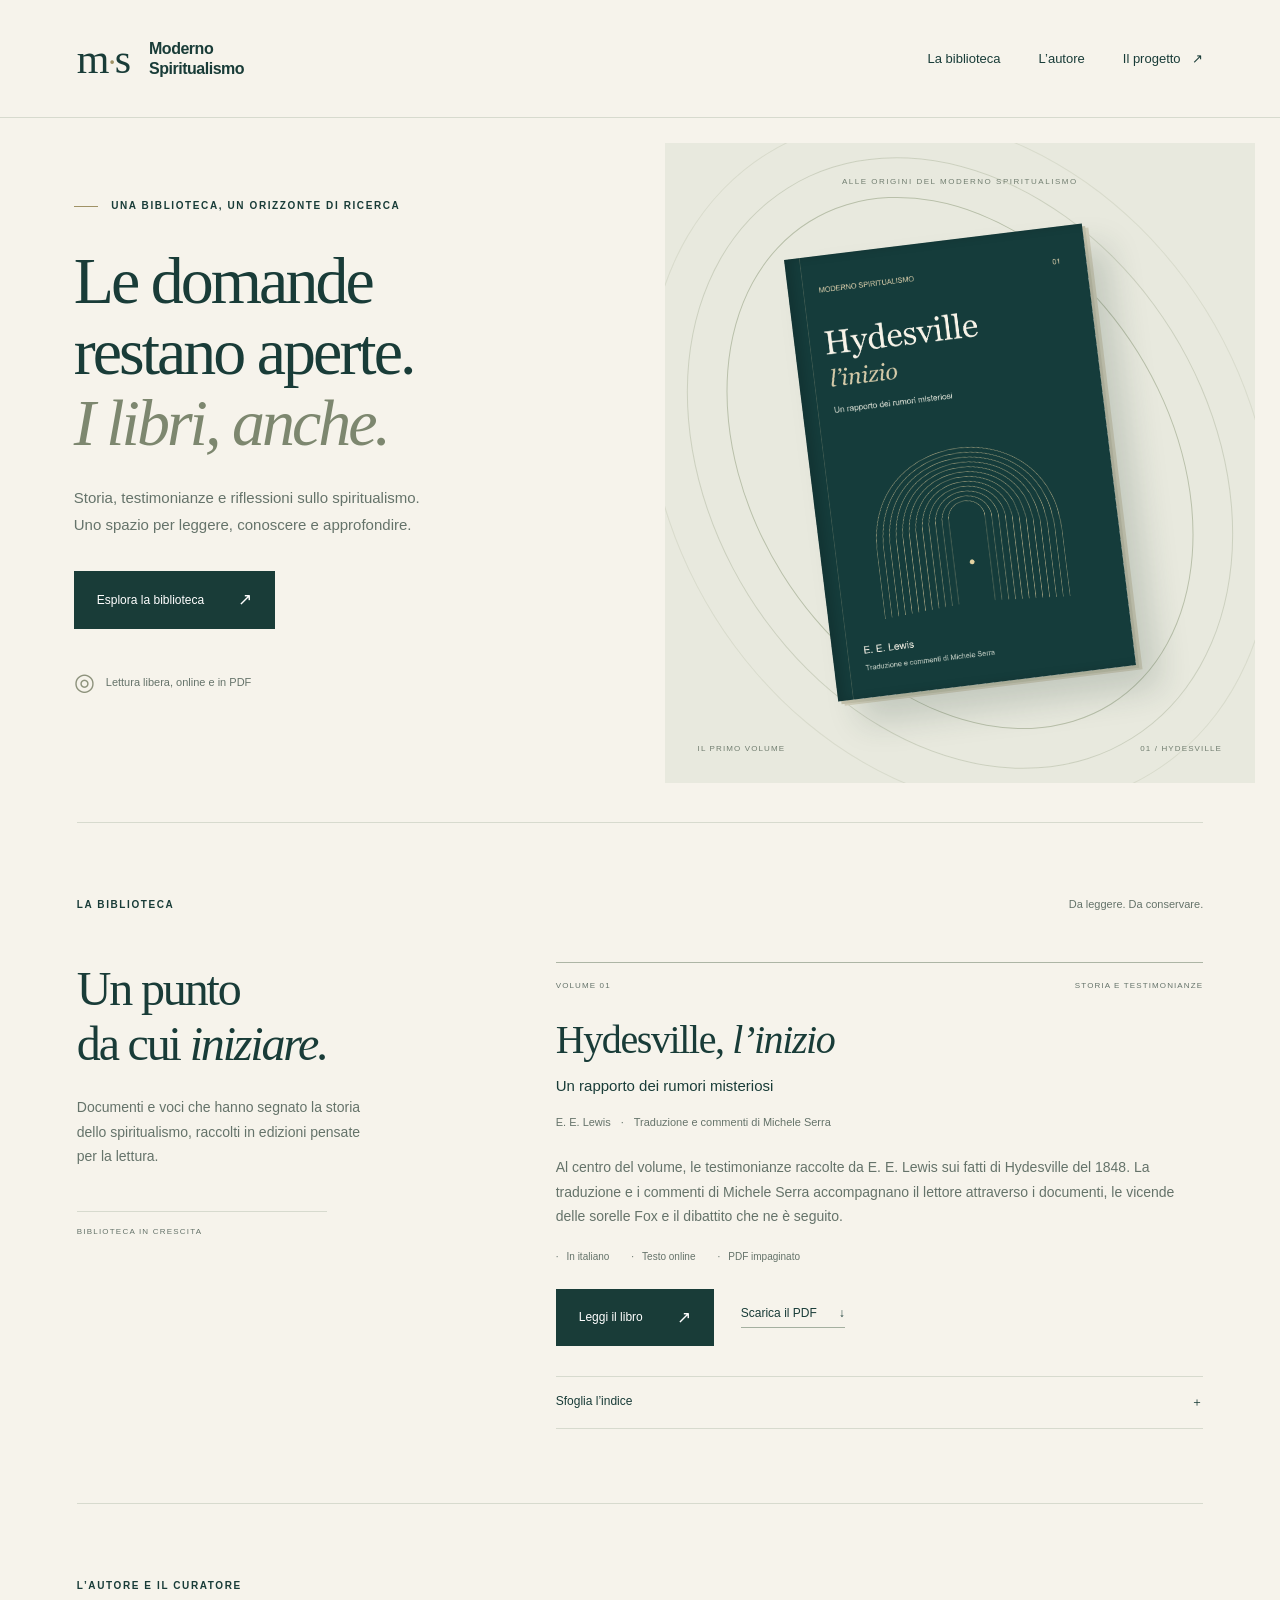
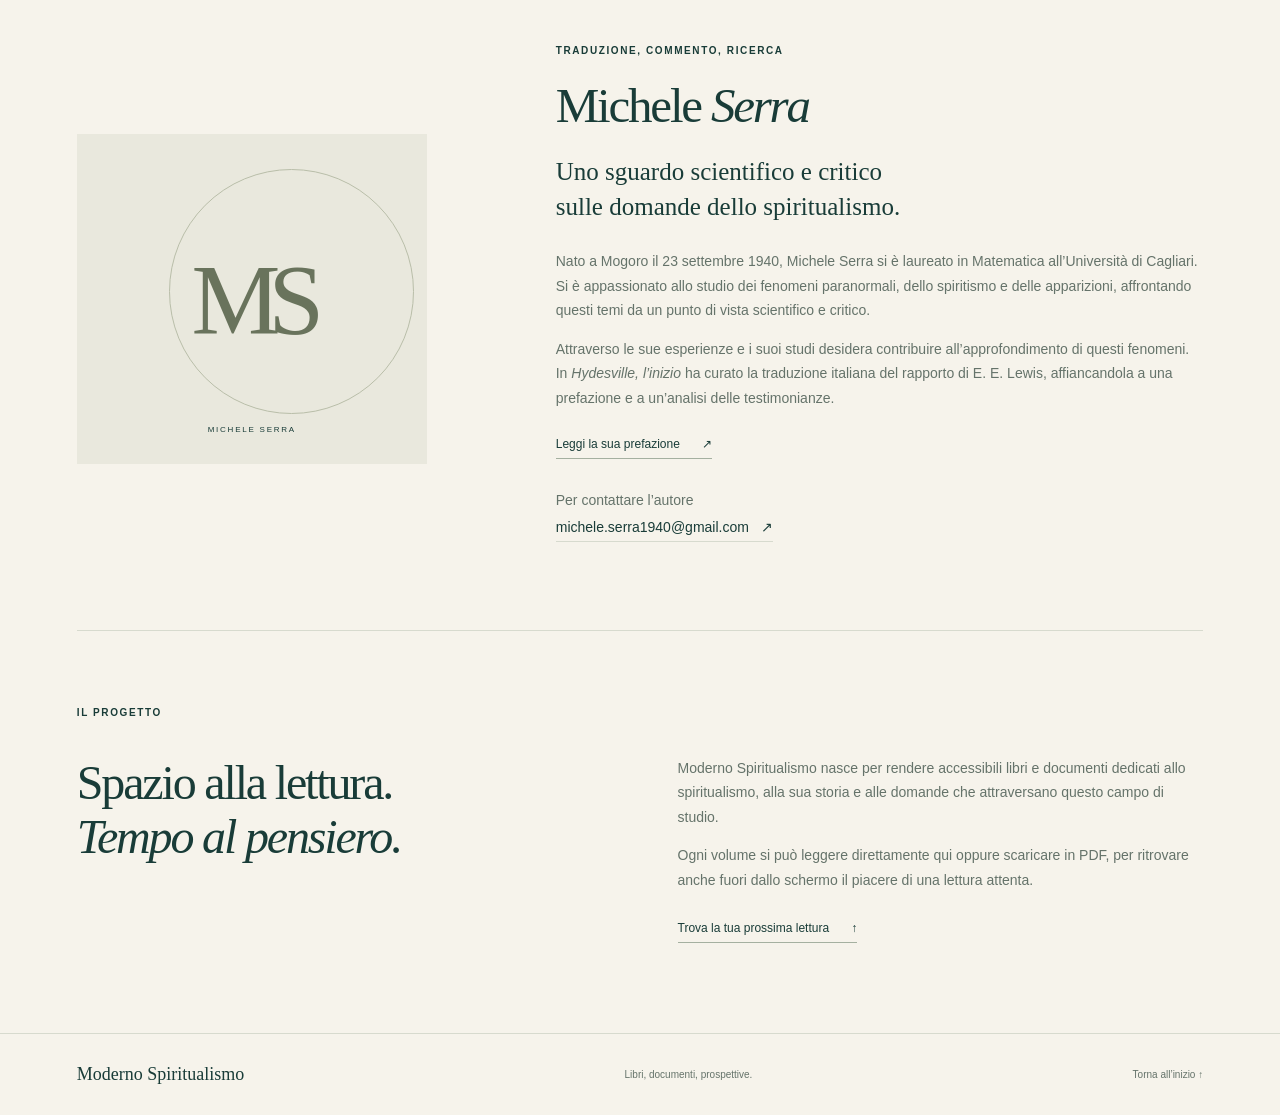
<file: site/index.html>
<!doctype html>
<html lang="it"><head><meta charset="utf-8"><meta name="viewport" content="width=device-width, initial-scale=1"><title>Moderno Spiritualismo — Libri, documenti, prospettive</title><meta name="description" content="Una biblioteca dedicata allo spiritualismo. Leggi online e scarica in PDF Hydesville, l’inizio, con traduzione e commenti di Michele Serra."><meta name="theme-color" content="#153c3b"><meta property="og:title" content="Moderno Spiritualismo"><meta property="og:description" content="Libri e documenti per approfondire la storia e il pensiero dello spiritualismo."><meta property="og:type" content="website"><link rel="icon" href="assets/favicon.svg" type="image/svg+xml"><link rel="stylesheet" href="style.css"></head>
<body><a class="skip" href="#contenuto">Vai al contenuto</a><header class="site-header"><a class="wordmark" href="./" aria-label="Moderno Spiritualismo, pagina iniziale"><span class="brand-mark">m<span>·</span>s</span><span>Moderno<br>Spiritualismo</span></a><nav aria-label="Navigazione principale"><a href="#biblioteca">La biblioteca</a><a href="#autore">L’autore</a><a href="#progetto">Il progetto <span>↗</span></a></nav></header>
<main id="contenuto"><section class="hero"><div class="hero-copy"><p class="eyebrow"><span class="tiny-line"></span> UNA BIBLIOTECA, UN ORIZZONTE DI RICERCA</p><h1>Le domande<br>restano aperte.<br><em>I libri, anche.</em></h1><p class="hero-description">Storia, testimonianze e riflessioni sullo spiritualismo.<br class="desktop-break"> Uno spazio per leggere, conoscere e approfondire.</p><a class="button button-dark" href="#biblioteca">Esplora la biblioteca <span>↗</span></a><div class="hero-footnote"><span class="mini-orbit">◎</span><span>Lettura libera, online e in PDF</span></div></div><div class="hero-art"><div class="art-orbit orbit-one"></div><div class="art-orbit orbit-two"></div><div class="art-orbit orbit-three"></div><span class="art-caption">ALLE ORIGINI DEL MODERNO SPIRITUALISMO</span><a class="book-display" href="leggi.html" aria-label="Leggi Hydesville, l’inizio"><img src="assets/hydesville-copertina.png" alt="Copertina di Hydesville, l’inizio: verde petrolio, titolo avorio e archi concentrici dorati" width="620" height="920" fetchpriority="high"></a><div class="art-bottom"><span>IL PRIMO VOLUME</span><span>01 / HYDESVILLE</span></div></div></section>
<section class="library section-wrap" id="biblioteca"><div class="section-top"><p class="eyebrow">LA BIBLIOTECA</p><span class="section-note">Da leggere. Da conservare.</span></div><div class="library-grid"><div class="library-title"><h2>Un punto<br>da cui <em>iniziare.</em></h2><p>Documenti e voci che hanno segnato la storia dello spiritualismo, raccolti in edizioni pensate per la lettura.</p><span class="volume-label">BIBLIOTECA IN CRESCITA</span></div><article class="book-detail"><div class="book-kicker"><span>VOLUME 01</span><span>STORIA E TESTIMONIANZE</span></div><h3>Hydesville, <em>l’inizio</em></h3><p class="subtitle">Un rapporto dei rumori misteriosi</p><p class="byline">E. E. Lewis <span>·</span> Traduzione e commenti di Michele Serra</p><p class="book-description">Al centro del volume, le testimonianze raccolte da E. E. Lewis sui fatti di Hydesville del 1848. La traduzione e i commenti di Michele Serra accompagnano il lettore attraverso i documenti, le vicende delle sorelle Fox e il dibattito che ne è seguito.</p><div class="book-formats"><span>In italiano</span><span>Testo online</span><span>PDF impaginato</span></div><div class="book-actions"><a class="button button-dark" href="leggi.html">Leggi il libro <span>↗</span></a><a class="text-link" href="assets/hydesville-linizio.pdf" download>Scarica il PDF <span>↓</span></a></div><details class="contents-preview"><summary>Sfoglia l’indice <span>＋</span></summary><ol><li><a href="leggi.html#capitolo-01">Prefazione del traduttore</a></li><li><a href="leggi.html#capitolo-02">Un rapporto dei rumori misteriosi</a></li><li><a href="leggi.html#capitolo-03">Commento sul valore delle testimonianze</a></li><li><a href="leggi.html#capitolo-06">La confessione di Margaret Fox Kane</a></li><li><a href="leggi.html#capitolo-10">Ritrovamento del corpo</a></li><li><a href="leggi.html#capitolo-14">Commento conclusivo</a></li></ol><a href="leggi.html">Consulta l’indice completo →</a></details></article></div></section>
<section class="author-section section-wrap" id="autore"><div class="section-top"><p class="eyebrow">L’AUTORE E IL CURATORE</p></div><div class="author-grid"><div class="author-monogram" aria-hidden="true"><span>MS</span><div></div><small>MICHELE SERRA</small></div><div class="author-copy"><p class="eyebrow">TRADUZIONE, COMMENTO, RICERCA</p><h2>Michele <em>Serra</em></h2><p class="author-lead">Uno sguardo scientifico e critico<br>sulle domande dello spiritualismo.</p><p>Nato a Mogoro il 23 settembre 1940, Michele Serra si è laureato in Matematica all’Università di Cagliari. Si è appassionato allo studio dei fenomeni paranormali, dello spiritismo e delle apparizioni, affrontando questi temi da un punto di vista scientifico e critico.</p><p>Attraverso le sue esperienze e i suoi studi desidera contribuire all’approfondimento di questi fenomeni. In <cite>Hydesville, l’inizio</cite> ha curato la traduzione italiana del rapporto di E. E. Lewis, affiancandola a una prefazione e a un’analisi delle testimonianze.</p><a class="text-link" href="leggi.html#capitolo-01">Leggi la sua prefazione <span>↗</span></a><p class="author-contact">Per contattare l’autore<br><a href="mailto:michele.serra1940@gmail.com">michele.serra1940@gmail.com <span aria-hidden="true">↗</span></a></p></div></div></section>
<section class="project-section section-wrap" id="progetto"><p class="eyebrow">IL PROGETTO</p><div class="project-grid"><h2>Spazio alla lettura.<br><em>Tempo al pensiero.</em></h2><div><p>Moderno Spiritualismo nasce per rendere accessibili libri e documenti dedicati allo spiritualismo, alla sua storia e alle domande che attraversano questo campo di studio.</p><p>Ogni volume si può leggere direttamente qui oppure scaricare in PDF, per ritrovare anche fuori dallo schermo il piacere di una lettura attenta.</p><a class="text-link" href="#biblioteca">Trova la tua prossima lettura <span>↑</span></a></div></div></section></main>
<footer class="footer"><a class="footer-brand" href="./">Moderno Spiritualismo</a><span>Libri, documenti, prospettive.</span><a href="#contenuto">Torna all’inizio ↑</a></footer></body></html>
</file>
<file: site/style.css>
:root{--paper:#f6f3eb;--ink:#193c38;--muted:#65736a;--line:#d7dace;--gold:#a09266;--reading-size:20px}*{box-sizing:border-box}html{scroll-behavior:smooth;scroll-padding-top:115px}body{margin:0;background:var(--paper);color:var(--ink);font-family:Arial,Helvetica,sans-serif;-webkit-font-smoothing:antialiased}a{color:inherit;text-decoration:none}button{font:inherit}a,button,summary{-webkit-tap-highlight-color:transparent}a:focus-visible,button:focus-visible,summary:focus-visible{outline:3px solid #ad8949;outline-offset:6px}a:hover{color:#8a7142}button,summary{cursor:pointer}img{display:block;max-width:100%;height:auto}h1,h2,h3,p{margin-top:0}h1,h2,h3{font-weight:400}h1,h2{font-family:Georgia,'Times New Roman',serif;letter-spacing:-.045em}em{font-family:Georgia,'Times New Roman',serif;font-weight:400}p{line-height:1.75}.skip{position:fixed;top:-70px;left:20px;background:var(--ink);color:#fff;padding:15px;z-index:100}.skip:focus{top:10px}.site-header{height:118px;max-width:1440px;margin:auto;padding:0 6%;display:flex;align-items:center;justify-content:space-between;border-bottom:1px solid var(--line)}.wordmark{display:flex;align-items:center;gap:15px;font-size:16px;font-weight:600;line-height:1.25;letter-spacing:-.03em}.brand-mark{font:42px Georgia,serif;letter-spacing:-.1em;padding-right:7px}.brand-mark>span{font-size:31px;color:var(--gold);padding:0 3px}.site-header nav{display:flex;gap:38px;font-size:13px}.site-header nav span{margin-left:8px}.hero{max-width:1440px;min-height:690px;margin:auto;display:grid;grid-template-columns:1.08fr 1fr}.hero-copy{padding:80px 5% 52px 11.1%}.eyebrow{font-size:10px;font-weight:600;letter-spacing:.16em;line-height:1.6}.tiny-line{display:inline-block;width:24px;height:1px;background:var(--gold);vertical-align:middle;margin-right:9px}.hero h1{font-size:clamp(50px,5.15vw,77px);line-height:1.08;margin:31px 0 25px}.hero h1 em{color:#7d876f}.hero-description{font-size:15px;line-height:1.85;color:var(--muted);margin-bottom:32px}.button{min-height:52px;padding:17px 23px;display:inline-flex;align-items:center;justify-content:center;gap:34px;font-size:12px;line-height:1.4}.button-dark{background:var(--ink);color:#fff}.button-dark:hover{background:#29534b;color:white}.button span{font-size:17px}.hero-footnote{display:flex;align-items:center;gap:11px;color:var(--muted);font-size:11px;margin-top:39px}.mini-orbit{font-size:24px;color:#8d927c}.hero-art{position:relative;overflow:hidden;background:#e8e9de;display:flex;justify-content:center;align-items:center;margin:25px 25px 25px 0;isolation:isolate}.art-caption{position:absolute;top:34px;left:0;right:0;text-align:center;font-size:8px;letter-spacing:.19em;color:#717e70}.book-display{width:49%;max-width:300px;position:relative;transform:rotate(-7deg);box-shadow:22px 25px 33px #243b322e,3px 3px 0 #c5c2ac,6px 5px 0 #d4d0bc;transition:transform .3s}.book-display:hover{transform:rotate(-3deg) translateY(-5px)}.book-display:after{content:'';position:absolute;inset:0;box-shadow:inset 7px 0 10px #0002;pointer-events:none}.art-orbit{position:absolute;border:1px solid #b9c0aa;border-radius:50%;z-index:-1;transform:rotate(-32deg)}.orbit-one{width:420px;height:570px}.orbit-two{width:500px;height:650px;opacity:.6}.orbit-three{width:580px;height:730px;opacity:.35}.art-bottom{position:absolute;bottom:30px;left:33px;right:33px;display:flex;justify-content:space-between;font-size:8px;letter-spacing:.14em;color:#717e70}.section-wrap{max-width:1268px;margin:auto;padding:74px 0}.section-top{display:flex;justify-content:space-between;align-items:baseline;margin-bottom:39px}.section-note{font-size:11px;color:var(--muted)}.library{border-top:1px solid var(--line);margin-top:14px}.library-grid{display:grid;grid-template-columns:.78fr 1.22fr;gap:90px}.library h2,.project-section h2{font-size:48px;line-height:1.14;margin-bottom:24px}.library-title>p{font-size:14px;color:var(--muted);max-width:300px}.volume-label{display:inline-block;margin-top:28px;font-size:8px;letter-spacing:.15em;color:var(--muted);border-top:1px solid var(--line);padding-top:15px;width:250px}.book-detail{border-top:1px solid #adb5a5;padding-top:18px}.book-kicker{display:flex;justify-content:space-between;font-size:8px;letter-spacing:.14em;color:var(--muted);margin-bottom:26px}.book-detail h3{font-family:Georgia,serif;letter-spacing:-.035em;font-size:40px;margin-bottom:10px}.subtitle{font-size:15px;margin-bottom:14px}.byline{font-size:11px;color:var(--muted);line-height:1.8}.byline span{padding:0 7px}.book-description{font-size:14px;color:var(--muted);margin:22px 0}.book-formats{display:flex;flex-wrap:wrap;gap:22px;font-size:10px;color:var(--muted);margin-bottom:27px}.book-formats span:before{content:'·';margin-right:8px}.book-actions{display:flex;align-items:center;gap:27px}.text-link{font-size:12px;border-bottom:1px solid #a5b0a0;padding-bottom:7px;display:inline-flex;gap:22px;align-items:center}.contents-preview{margin-top:30px;border-top:1px solid var(--line);border-bottom:1px solid var(--line);font-size:12px;padding:17px 0}.contents-preview summary{list-style:none;display:flex;justify-content:space-between}.contents-preview summary::-webkit-details-marker{display:none}.contents-preview[open] summary{margin-bottom:20px}.contents-preview ol{line-height:1.8;padding-left:22px;color:var(--muted)}.contents-preview li{padding-bottom:7px}.contents-preview>a{display:inline-block;padding-top:10px}.author-section{border-top:1px solid var(--line)}.author-grid{display:grid;grid-template-columns:.78fr 1.22fr;gap:90px;align-items:center}.author-monogram{background:#e9e8dd;position:relative;min-height:330px;max-width:350px;display:flex;align-items:center;justify-content:center;overflow:hidden}.author-monogram>span{font:100px Georgia,serif;letter-spacing:-.12em;z-index:1;color:#69735c}.author-monogram>div{position:absolute;width:245px;height:245px;border:1px solid #b9bea9;border-radius:50%;transform:translate(40px,-8px)}.author-monogram small{position:absolute;bottom:30px;font-size:8px;letter-spacing:.22em}.author-copy h2{font-size:49px;margin:18px 0 20px}.author-lead{font:25px/1.4 Georgia,serif}.author-copy>p:not(.eyebrow):not(.author-lead){font-size:14px;color:var(--muted)}.author-copy .text-link{margin-top:13px}.project-section{border-top:1px solid var(--line);padding-bottom:90px}.project-grid{display:grid;grid-template-columns:1fr 1fr;gap:75px;margin-top:35px}.project-grid p{font-size:14px;color:var(--muted)}.project-grid .text-link{margin-top:15px}.footer{border-top:1px solid var(--line);max-width:1440px;margin:auto;padding:30px 6%;display:flex;align-items:center;justify-content:space-between;font-size:10px;color:var(--muted)}.footer-brand{font:18px Georgia,serif;color:var(--ink)}
/* An uncluttered, fully static reading edition. */
.reader-header{position:sticky;top:0;z-index:10;background:var(--paper);border-bottom:1px solid var(--line);display:flex;align-items:center;justify-content:space-between;height:94px;padding:0 5%}.reader-header .wordmark{font-size:13px}.reader-header .brand-mark{font-size:34px}.back-link,.download-small{font-size:12px}.download-small{border-bottom:1px solid var(--line);padding-bottom:6px}.reading-progress{position:fixed;top:0;left:0;height:3px;background:#ae9161;z-index:20;width:0}.reader-layout{max-width:1280px;display:grid;grid-template-columns:290px minmax(0,1fr);gap:80px;margin:0 auto;padding:0 35px}.reader-index{position:sticky;top:120px;align-self:start;max-height:calc(100vh - 140px);overflow:auto;padding:20px 16px 20px 0}.reader-index nav>a{font-size:11px;line-height:1.55;display:flex;gap:13px;padding:10px 8px;color:var(--muted);border-left:2px solid transparent}.reader-index nav>a>span{font-size:9px;opacity:.65;min-width:17px}.reader-index nav>a.active{border-color:var(--gold);color:var(--ink);background:#b1b79f18}.index-toggle{display:none}.reading-text{max-width:690px;min-width:0;padding-bottom:70px}.reader-intro{padding-top:75px;padding-bottom:35px}.reader-intro h1{font-size:69px;line-height:1.07;margin:23px 0}.reader-intro>p:last-of-type{font-size:14px}.reader-intro>p span{font-size:12px;color:var(--muted)}.resume-link{font-size:12px;border-bottom:1px solid var(--line);padding-bottom:6px}.reading-tools{position:sticky;top:94px;z-index:5;background:var(--paper);border-top:1px solid var(--line);border-bottom:1px solid var(--line);display:flex;align-items:center;gap:10px;padding:10px 0;margin-bottom:60px}.reading-tools>span{font-size:10px;letter-spacing:.1em;text-transform:uppercase;margin-right:auto}.reading-tools button{background:transparent;border:1px solid var(--line);color:var(--ink);min-height:35px;min-width:39px;padding:6px 10px;font-size:13px}.reading-tools button:disabled{opacity:.3;cursor:default}.chapter{margin-bottom:85px;scroll-margin-top:180px}.chapter h2{font-size:36px;line-height:1.22;margin:18px 0 35px;letter-spacing:-.03em}.chapter p{font-family:Georgia,'Times New Roman',serif;font-size:var(--reading-size);line-height:1.85;color:#303a34;overflow-wrap:break-word}.chapter h3{font-family:Georgia,serif;font-size:calc(var(--reading-size) + 2px);font-weight:600;line-height:1.5;margin-top:45px;margin-bottom:20px;scroll-margin-top:180px}.chapter .original-title{font-family:Arial,sans-serif;font-size:13px;letter-spacing:.03em;text-align:center;line-height:1.7;color:var(--muted);margin:8px 0}.chapter .original-title:last-of-type{margin-bottom:30px}.reader-end{border-top:1px solid var(--line);padding-top:40px}.reader-end>p:not(.eyebrow){font:30px Georgia,serif}.reader-end a{font-size:13px}.dark{--paper:#172723;--ink:#e7e5d7;--muted:#b0bcb0;--line:#3b4b42;--gold:#d4bc89}.dark .chapter p{color:#d7dcce}.dark .reader-index nav>a.active{background:#b1b79f12}.dark .reader-intro>p{color:var(--ink)}
@media(min-width:1500px){.hero{min-height:730px}.hero-copy{padding-top:95px}}@media(max-width:1400px){.section-wrap{margin-left:6%;margin-right:6%}.library-grid,.author-grid{gap:65px}.hero-art{min-height:610px}.book-display{width:52%}}@media(max-width:1000px){.hero h1{font-size:54px}.hero-copy{padding-top:65px}.hero-art{min-height:570px}.hero-description{font-size:13px}.hero-copy .eyebrow{font-size:8px}.library-grid,.author-grid{gap:40px}.library h2,.project-section h2{font-size:40px}.book-detail h3{font-size:34px}.book-actions{gap:17px}.reader-layout{grid-template-columns:220px minmax(0,1fr);gap:35px;padding:0 25px}.reader-intro h1{font-size:58px}}@media(max-width:720px){.site-header{height:95px;padding:0 6%}.wordmark{font-size:13px;gap:10px}.brand-mark{font-size:34px}.site-header nav{gap:16px;font-size:10px}.site-header nav>a:last-child{display:none}.hero{grid-template-columns:1fr}.hero-copy{padding:45px 7% 36px}.hero-copy .eyebrow{font-size:8px}.hero h1{font-size:55px;margin:25px 0 23px}.hero-description{font-size:14px;max-width:350px}.hero-footnote{margin-top:25px}.hero-art{margin:0 6% 35px;min-height:535px}.book-display{width:51%;max-width:250px}.art-caption{font-size:7px}.art-bottom{left:22px;right:22px;font-size:7px}.section-wrap{padding-top:45px;padding-bottom:50px}.section-top{margin-bottom:26px}.section-note{font-size:9px}.library-grid,.author-grid,.project-grid{grid-template-columns:1fr;gap:34px}.library h2,.project-section h2{font-size:40px}.library-title>p{max-width:100%}.volume-label{display:none}.book-detail h3{font-size:36px}.book-kicker{font-size:7px}.book-actions{gap:22px}.button{padding:15px 20px;gap:27px}.book-actions .text-link{font-size:11px}.author-monogram{min-height:260px;max-width:none}.author-copy h2{font-size:43px}.author-copy .author-lead{font-size:25px}.project-grid{margin-top:25px;gap:0}.footer{flex-wrap:wrap;gap:20px;padding:28px 6%}.footer>span{display:none}.footer-brand{font-size:16px}.reader-header{height:78px;padding:0 5%;gap:15px}.reader-header .wordmark{font-size:10px;gap:8px}.reader-header .brand-mark{font-size:29px}.back-link{display:none}.download-small{font-size:10px}.reader-layout{display:block;padding:0 6%}.reader-index{position:relative;top:0;max-height:none;padding:18px 0;border-bottom:1px solid var(--line)}.index-toggle{display:flex;justify-content:space-between;align-items:center;width:100%;background:transparent;color:var(--ink);border:0;padding:4px 0;font-size:12px}.reader-index nav{display:none;margin-top:22px}.reader-index.open nav{display:block;max-height:55vh;overflow:auto}.reader-index nav>a{font-size:12px}.reader-intro{padding-top:40px}.reader-intro h1{font-size:56px}.reading-tools{top:78px;margin-bottom:45px}.chapter h2{font-size:31px}.chapter p{font-size:calc(var(--reading-size) - 1px);line-height:1.8}.chapter{scroll-margin-top:150px}.reading-tools button span{display:none}.reader-footer{gap:20px}.reader-footer span{display:block}}@media(prefers-reduced-motion:reduce){html{scroll-behavior:auto}*,*:before,*:after{transition:none!important}}

.author-copy .author-contact{margin-top:28px;font-size:12px;line-height:1.9}.author-contact a{display:inline-block;color:var(--ink);border-bottom:1px solid var(--line);overflow-wrap:anywhere}.author-contact a:hover{color:#8a7142}.author-contact span{margin-left:8px}

/* English source documents within the book appendix. */
.appendix-summary{margin-bottom:45px}.appendix-summary ul{padding-left:22px;line-height:1.8}.appendix-summary li{margin-bottom:16px;font:16px/1.6 Georgia,serif}.appendix-summary a{border-bottom:1px solid var(--line)}.chapter p.appendix-note{font:13px/1.7 Arial,sans-serif;color:var(--muted)}.appendix-document{margin:60px 0 90px;scroll-margin-top:180px;border-top:1px solid var(--line);padding-top:35px}.chapter .appendix-document>h3{font-size:31px;line-height:1.3;letter-spacing:-.025em;margin-top:14px;font-weight:400}.chapter p.appendix-byline{font:14px/1.5 Arial,sans-serif;color:var(--muted)}.appendix-source-page{border-top:1px solid var(--line);padding-top:23px;margin-top:40px;scroll-margin-top:170px}.chapter p.source-page-label{font:10px/1.6 Arial,sans-serif;letter-spacing:.09em;color:var(--muted);text-transform:uppercase;margin-bottom:24px}.chapter .source-text{font-size:calc(var(--reading-size) - 2px);line-height:1.75;overflow-wrap:anywhere}.reader-index nav>a.appendix-nav{padding-left:20px;font-size:10px}.appendix-document>.eyebrow{font:10px/1.6 Arial,sans-serif}.appendix-document .text-link{margin-top:5px}@media(max-width:720px){.appendix-document{scroll-margin-top:150px}.chapter .appendix-document>h3{font-size:27px}.chapter .source-text{font-size:calc(var(--reading-size) - 2px);line-height:1.8}.appendix-document .text-link{font-size:11px}}
</file>
